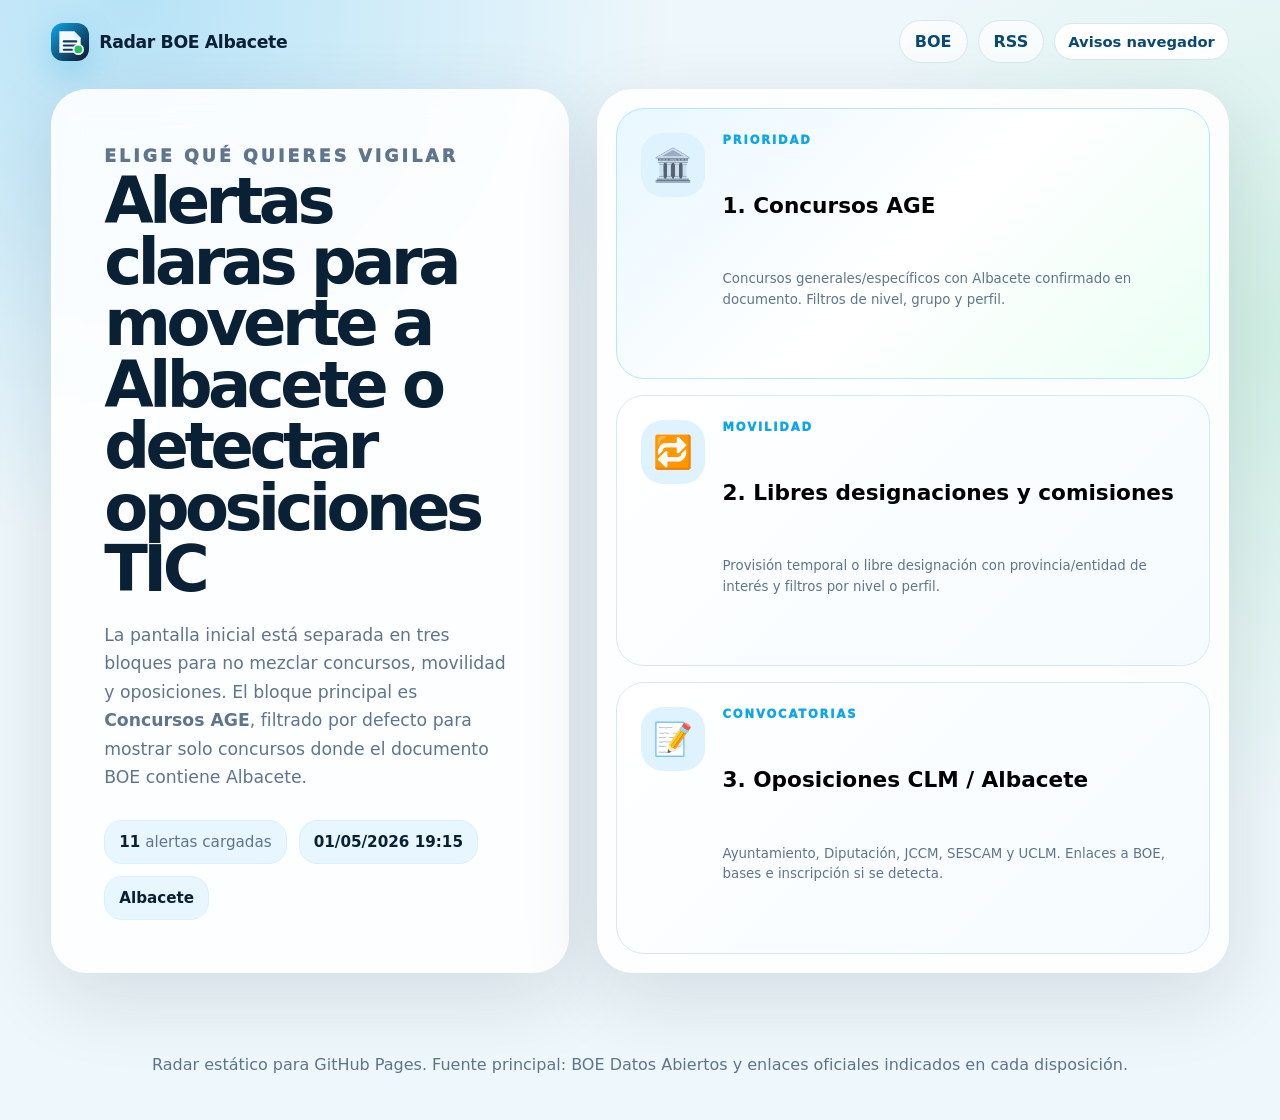
<file: index.html>
<!doctype html>
<html lang="es">
<head>
  <meta charset="utf-8" />
  <meta name="viewport" content="width=device-width, initial-scale=1" />
  <title>Radar BOE Albacete · Concursos AGE y oposiciones TIC</title>
  <meta name="description" content="Panel estático para vigilar concursos AGE con plazas en Albacete, libres designaciones, comisiones y oposiciones de Ayuntamiento, Diputación, JCCM, SESCAM y UCLM." />
  <meta name="theme-color" content="#072033" />
  <link rel="icon" href="assets/img/favicon.svg" type="image/svg+xml" />
  <link rel="stylesheet" href="assets/css/styles.css" />
</head>
<body>
  <header class="site-header">
    <nav class="topbar" aria-label="Navegación principal">
      <a class="brand" href="#inicio" aria-label="Inicio Radar BOE">
        <img src="assets/img/favicon.svg" alt="" />
        <span>Radar BOE Albacete</span>
      </a>
      <div class="top-actions">
        <a href="https://www.boe.es/boe/dias/" target="_blank" rel="noopener">BOE</a>
        <a href="https://www.boe.es/rss/" target="_blank" rel="noopener">RSS</a>
        <button class="ghost small" id="btnNotify" type="button">Avisos navegador</button>
      </div>
    </nav>

    <section class="landing" id="inicio">
      <div class="landing-copy">
        <p class="eyebrow">Elige qué quieres vigilar</p>
        <h1>Alertas claras para moverte a Albacete o detectar oposiciones TIC</h1>
        <p>
          La pantalla inicial está separada en tres bloques para no mezclar concursos, movilidad y oposiciones.
          El bloque principal es <strong>Concursos AGE</strong>, filtrado por defecto para mostrar solo concursos donde el documento BOE contiene Albacete.
        </p>
        <div class="status-strip" aria-label="Estado de datos">
          <span><strong id="statTotal">0</strong> alertas cargadas</span>
          <span><strong id="statLastRun">Sin revisión</strong></span>
          <span><strong id="statProvince">Albacete</strong></span>
        </div>
      </div>

      <div class="choice-grid" aria-label="Opciones principales">
        <button class="choice-card featured" type="button" data-module="concursos">
          <span class="choice-icon">🏛️</span>
          <span class="choice-kicker">Prioridad</span>
          <strong>1. Concursos AGE</strong>
          <small>Concursos generales/específicos con Albacete confirmado en documento. Filtros de nivel, grupo y perfil.</small>
        </button>

        <button class="choice-card" type="button" data-module="movilidad">
          <span class="choice-icon">🔁</span>
          <span class="choice-kicker">Movilidad</span>
          <strong>2. Libres designaciones y comisiones</strong>
          <small>Provisión temporal o libre designación con provincia/entidad de interés y filtros por nivel o perfil.</small>
        </button>

        <button class="choice-card" type="button" data-module="oposiciones">
          <span class="choice-icon">📝</span>
          <span class="choice-kicker">Convocatorias</span>
          <strong>3. Oposiciones CLM / Albacete</strong>
          <small>Ayuntamiento, Diputación, JCCM, SESCAM y UCLM. Enlaces a BOE, bases e inscripción si se detecta.</small>
        </button>
      </div>
    </section>
  </header>

  <main id="panel" class="panel" hidden>
    <section class="module-hero">
      <div>
        <button class="back-link" id="btnBack" type="button">← Cambiar apartado</button>
        <p class="eyebrow" id="moduleEyebrow">Módulo</p>
        <h2 id="moduleTitle">Selecciona una opción</h2>
        <p id="moduleDescription">Configura los filtros y revisa resultados.</p>
      </div>
      <aside class="module-summary">
        <span id="moduleIcon">🏛️</span>
        <strong id="moduleCount">0</strong>
        <small>alertas visibles</small>
      </aside>
    </section>

    <section class="workspace">
      <aside class="filters-card">
        <div class="filters-head">
          <p class="eyebrow">Filtros</p>
          <h3 id="filtersTitle">Ajustar búsqueda</h3>
        </div>

        <form id="filtersForm">
          <label>
            Provincia principal
            <input id="provincia" list="provinciasList" value="Albacete" autocomplete="off" />
            <datalist id="provinciasList"></datalist>
          </label>

          <div class="grid-2">
            <label>
              Fecha desde
              <input id="fechaDesde" type="date" />
            </label>
            <label>
              Fecha hasta
              <input id="fechaHasta" type="date" />
            </label>
          </div>

          <label>
            Fecha exacta rápida
            <input id="fechaExacta" type="date" />
          </label>

          <label>
            Días si no indicas rango
            <input id="dias" type="number" min="1" max="365" value="30" />
          </label>

          <div class="only-levels">
            <div class="grid-2">
              <label>
                Nivel mínimo
                <select id="nivelMin"></select>
              </label>
              <label>
                Nivel máximo
                <select id="nivelMax"></select>
              </label>
            </div>

            <label>
              Grupo / subgrupo
              <select id="grupo">
                <option value="todos">Todos</option>
                <option value="c1" selected>C1</option>
                <option value="c1a2">C1 / A2</option>
                <option value="a2">A2</option>
              </select>
            </label>
          </div>

          <label>
            Perfil
            <select id="perfil">
              <option value="todos">Todo</option>
              <option value="informatica" selected>Informática / TIC</option>
              <option value="administrativo">Administrativo</option>
              <option value="c1a2">C1 / A2 / niveles</option>
            </select>
          </label>

          <label class="check">
            <input id="modoEstricto" type="checkbox" checked />
            Modo estricto
          </label>
          <small class="hint" id="strictHelp">
            En concursos y movilidad, el modo estricto prioriza nivel/grupo/perfil confirmados o Albacete confirmado en documento.
          </small>

          <label>
            Palabras extra
            <input id="palabrasExtra" placeholder="SEPE, sistemas, C1, nivel 18…" />
          </label>

          <div class="button-row">
            <button class="primary" type="submit">Aplicar</button>
            <button class="ghost" id="btnReset" type="button">Restablecer</button>
          </div>
        </form>
      </aside>

      <section class="results-card">
        <div class="results-toolbar">
          <div>
            <p class="eyebrow">Resultados</p>
            <h3 id="resultTitle">Sin módulo seleccionado</h3>
          </div>
          <div class="button-row compact-row">
            <button class="soft" id="btnExport" type="button">CSV</button>
            <button class="soft" id="btnCopy" type="button">Copiar</button>
          </div>
        </div>

        <div class="module-notice" id="moduleNotice"></div>
        <div class="chips" id="activeChips"></div>
        <div class="cards" id="results"></div>

        <div class="empty" id="emptyState" hidden>
          <span>🔎</span>
          <h3>No hay resultados con esos filtros</h3>
          <p id="emptyText">Prueba a ampliar fechas, cambiar perfil o desactivar modo estricto.</p>
        </div>
      </section>
    </section>

    <section class="official-links">
      <div>
        <p class="eyebrow">Inscripción y bases</p>
        <h3>Portales oficiales útiles</h3>
      </div>
      <div class="official-grid" id="officialGrid"></div>
    </section>
  </main>

  <template id="resultTemplate">
    <article class="result-card">
      <div class="card-top">
        <div class="badges"></div>
        <time></time>
      </div>
      <h3></h3>
      <p class="meta"></p>
      <p class="reason"></p>
      <div class="detail-grid"></div>
      <div class="tags"></div>
      <div class="card-actions"></div>
    </article>
  </template>

  <footer class="footer">
    <p>Radar estático para GitHub Pages. Fuente principal: BOE Datos Abiertos y enlaces oficiales indicados en cada disposición.</p>
  </footer>

  <script src="assets/js/app.js" defer></script>
</body>
</html>
</file>
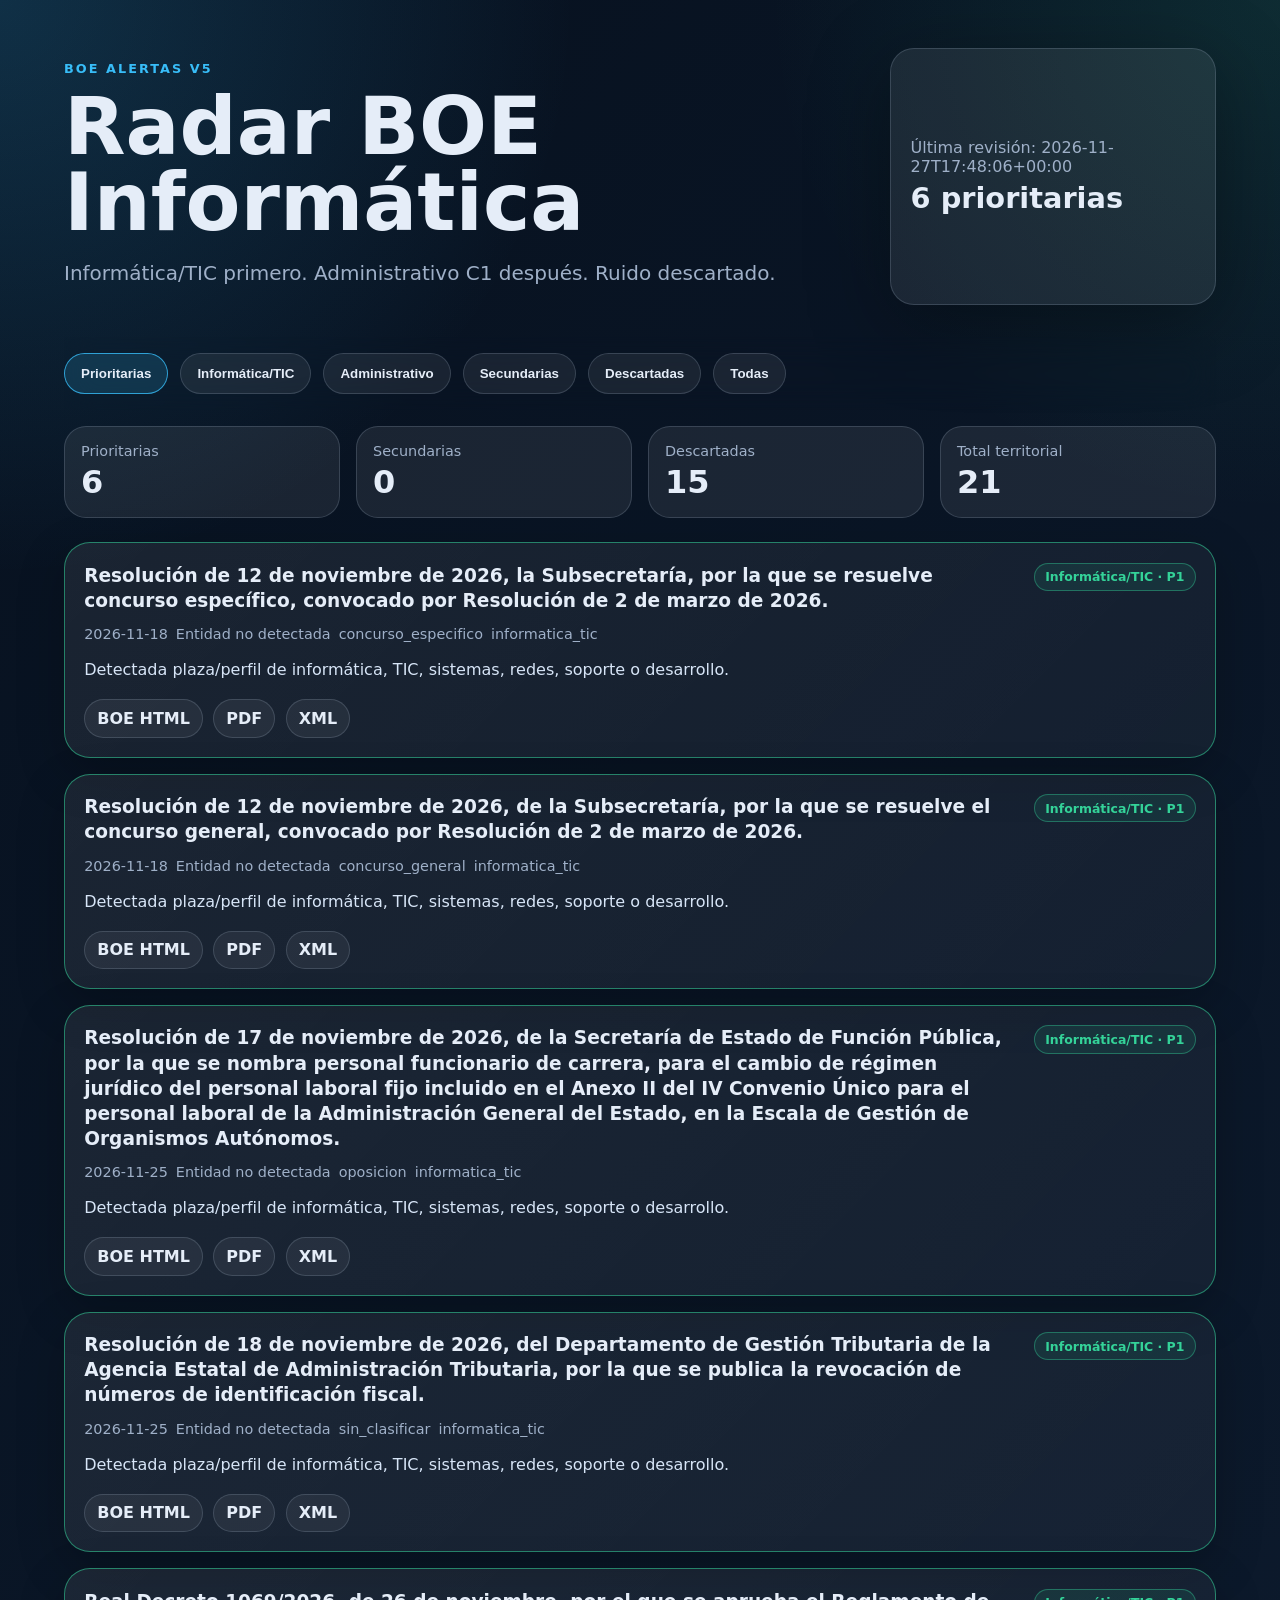
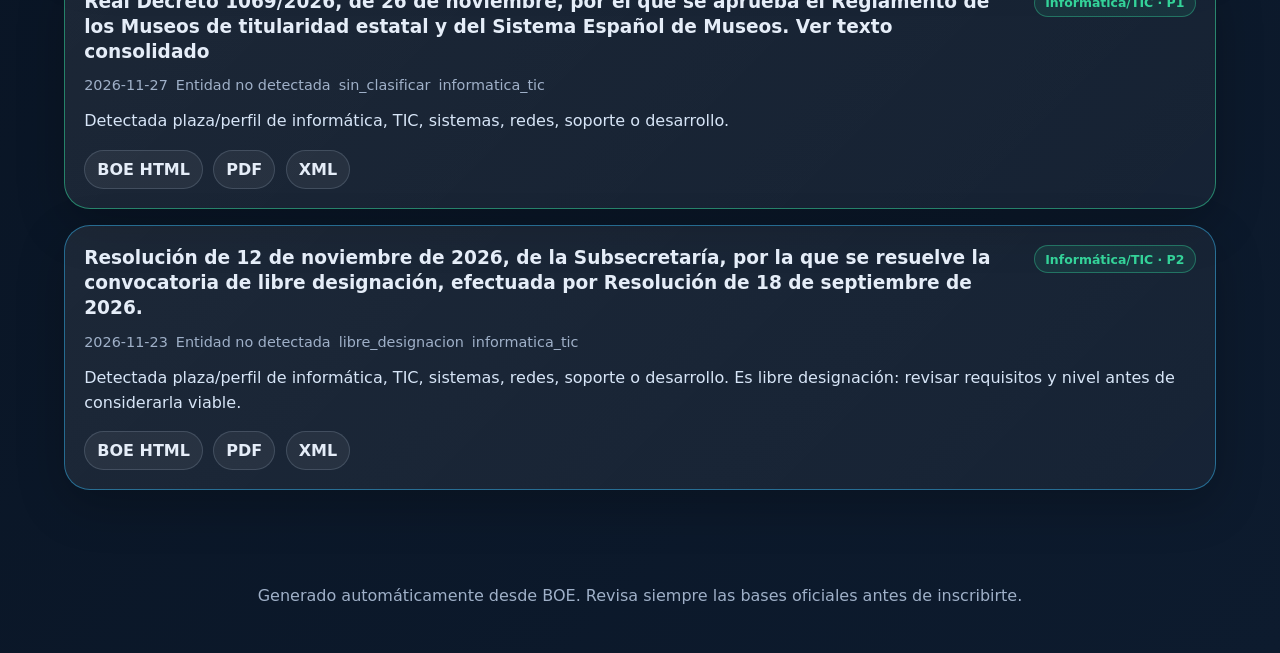
<file: docs/index.html>
<!doctype html>
<html lang="es">
<head>
  <meta charset="utf-8">
  <title>Radar BOE Informática - Albacete</title>
  <meta name="viewport" content="width=device-width, initial-scale=1">
  <meta name="description" content="Dashboard de alertas BOE filtradas para plazas de Informática/TIC y Administrativo en Albacete.">
  <link rel="stylesheet" href="styles.css">
</head>
<body>
  <header class="hero">
    <div>
      <p class="eyebrow">BOE Alertas v5</p>
      <h1>Radar BOE Informática</h1>
      <p class="subtitle">Informática/TIC primero. Administrativo C1 después. Ruido descartado.</p>
    </div>
    <div class="hero-card">
      <span id="lastRun">Cargando…</span>
      <strong id="totalPrioritarias">0 prioritarias</strong>
    </div>
  </header>

  <main>
    <section class="toolbar">
      <button data-filter="prioritarias" class="active">Prioritarias</button>
      <button data-filter="informatica">Informática/TIC</button>
      <button data-filter="administrativo">Administrativo</button>
      <button data-filter="secundarias">Secundarias</button>
      <button data-filter="descartadas">Descartadas</button>
      <button data-filter="todas">Todas</button>
    </section>

    <section class="summary-grid">
      <article>
        <span>Prioritarias</span>
        <strong id="mPrioritarias">0</strong>
      </article>
      <article>
        <span>Secundarias</span>
        <strong id="mSecundarias">0</strong>
      </article>
      <article>
        <span>Descartadas</span>
        <strong id="mDescartadas">0</strong>
      </article>
      <article>
        <span>Total territorial</span>
        <strong id="mTotal">0</strong>
      </article>
    </section>

    <section id="cards" class="cards"></section>
  </main>

  <footer>
    <p>Generado automáticamente desde BOE. Revisa siempre las bases oficiales antes de inscribirte.</p>
  </footer>

  <script src="app.js"></script>
</body>
</html>
</file>
<file: assets/css/styles.css>
:root{
  --bg:#eef7fb;
  --panel:#ffffff;
  --ink:#0a2034;
  --muted:#60758b;
  --line:#d9e7f0;
  --primary:#0a4a72;
  --primary-2:#0ea5e9;
  --accent:#22c55e;
  --amber:#f59e0b;
  --rose:#ec4899;
  --soft:#e8f6ff;
  --shadow:0 24px 80px rgba(8,31,51,.12);
  --radius:28px;
}
*{box-sizing:border-box}
html{scroll-behavior:smooth}
body{margin:0;font-family:Inter,ui-sans-serif,system-ui,-apple-system,BlinkMacSystemFont,"Segoe UI",sans-serif;color:var(--ink);background:
  radial-gradient(circle at 10% 0%,rgba(14,165,233,.25),transparent 34rem),
  radial-gradient(circle at 100% 30%,rgba(34,197,94,.14),transparent 30rem),
  var(--bg);}
a{color:inherit;text-decoration:none}
button,input,select{font:inherit}
button{cursor:pointer;border:0}
.site-header{padding:20px clamp(16px,4vw,58px) 36px}
.topbar{display:flex;align-items:center;justify-content:space-between;gap:18px;margin:0 auto 26px;max-width:1320px}
.brand{display:inline-flex;align-items:center;gap:10px;font-weight:900;letter-spacing:-.02em;font-size:1.08rem}
.brand img{width:38px;height:38px;border-radius:12px;box-shadow:0 12px 30px rgba(14,165,233,.25)}
.top-actions{display:flex;align-items:center;gap:10px;flex-wrap:wrap}.top-actions a,.ghost,.soft{border:1px solid var(--line);background:rgba(255,255,255,.7);padding:11px 15px;border-radius:999px;font-weight:800;color:var(--primary)}
.small{padding:9px 13px;font-size:.92rem}.landing{display:grid;grid-template-columns:minmax(0,.9fr) minmax(320px,1.1fr);gap:28px;max-width:1320px;margin:0 auto;align-items:stretch}.landing-copy,.choice-grid,.module-hero,.filters-card,.results-card,.official-links{background:rgba(255,255,255,.88);border:1px solid rgba(255,255,255,.78);box-shadow:var(--shadow);backdrop-filter:blur(14px)}.landing-copy{border-radius:36px;padding:clamp(28px,5vw,52px)}.eyebrow{text-transform:uppercase;letter-spacing:.18em;color:#52d4b2;font-weight:950;font-size:.8rem;margin:0 0 10px}.landing h1{font-size:clamp(2.2rem,5vw,4.9rem);line-height:.96;margin:0 0 20px;letter-spacing:-.07em}.landing p{font-size:1.08rem;line-height:1.65;color:var(--muted);margin:0}.status-strip{margin-top:28px;display:flex;gap:12px;flex-wrap:wrap}.status-strip span{background:var(--soft);border:1px solid #d8f0ff;border-radius:18px;padding:12px 14px;color:var(--muted);font-size:.95rem}.status-strip strong{color:var(--ink)}.choice-grid{border-radius:36px;padding:18px;display:grid;gap:16px}.choice-card{position:relative;display:grid;grid-template-columns:auto 1fr;grid-template-areas:"icon kicker" "icon title" "icon text";gap:2px 18px;text-align:left;padding:24px;border-radius:28px;border:1px solid var(--line);background:linear-gradient(135deg,#fff,#f4fbff);transition:.2s transform,.2s box-shadow,.2s border}.choice-card:hover{transform:translateY(-3px);box-shadow:0 22px 50px rgba(10,74,114,.14);border-color:#bde8ff}.choice-card.featured{background:linear-gradient(135deg,#e8f7ff,#ffffff 50%,#eafff4);border-color:#b6e5ff}.choice-icon{grid-area:icon;display:grid;place-items:center;width:64px;height:64px;border-radius:22px;background:#dff3ff;font-size:2rem}.choice-kicker{grid-area:kicker;text-transform:uppercase;color:var(--primary-2);font-weight:950;font-size:.72rem;letter-spacing:.16em}.choice-card strong{grid-area:title;font-size:1.35rem}.choice-card small{grid-area:text;color:var(--muted);line-height:1.55;margin-top:6px}.panel{max-width:1320px;margin:0 auto;padding:0 clamp(16px,4vw,58px) 46px}.module-hero{border-radius:32px;padding:24px 28px;margin-bottom:24px;display:flex;justify-content:space-between;gap:20px;align-items:center}.back-link{background:transparent;color:var(--primary);font-weight:900;margin-bottom:10px;padding:0}.module-hero h2{margin:0 0 10px;font-size:clamp(1.9rem,3vw,3.2rem);letter-spacing:-.05em}.module-hero p{color:var(--muted);line-height:1.55;margin:0}.module-summary{min-width:150px;padding:18px;border-radius:26px;background:linear-gradient(135deg,#ecfbff,#eafff4);text-align:center}.module-summary span{font-size:2.2rem;display:block}.module-summary strong{font-size:3rem;display:block;letter-spacing:-.08em}.module-summary small{color:var(--muted);font-weight:800}.workspace{display:grid;grid-template-columns:360px minmax(0,1fr);gap:24px}.filters-card,.results-card,.official-links{border-radius:32px}.filters-card{padding:22px;align-self:start;position:sticky;top:14px}.filters-head h3,.results-toolbar h3,.official-links h3{margin:0;font-size:1.5rem;letter-spacing:-.04em}label{display:grid;gap:8px;font-weight:850;margin:16px 0;color:var(--ink)}input,select{width:100%;border:1px solid var(--line);border-radius:16px;padding:14px 15px;background:#fff;color:var(--ink);outline:none}input:focus,select:focus{border-color:#7dd3fc;box-shadow:0 0 0 4px rgba(14,165,233,.12)}.grid-2{display:grid;grid-template-columns:1fr 1fr;gap:12px}.check{grid-template-columns:auto 1fr;align-items:center}.check input{width:auto}.hint{display:block;color:var(--muted);line-height:1.45;font-weight:700;margin-top:-7px}.button-row{display:flex;gap:10px;flex-wrap:wrap;align-items:center}.button-row button,.button-row a,.primary{border-radius:999px;padding:13px 18px;font-weight:950}.primary{background:linear-gradient(135deg,var(--primary),#0f6898);color:#fff;box-shadow:0 16px 34px rgba(10,74,114,.22)}.ghost{background:#fff}.soft{background:#e8f7ff;color:var(--primary);font-weight:950}.results-card{padding:24px}.results-toolbar{display:flex;align-items:flex-start;justify-content:space-between;gap:20px}.module-notice{margin:18px 0;padding:16px 18px;border-radius:20px;background:#fff7e6;border:1px solid #ffe0a4;color:#6b4300;line-height:1.55}.chips{display:flex;flex-wrap:wrap;gap:8px;margin:10px 0 18px}.chip{background:#e8f7ff;color:var(--primary);border:1px solid #d2edfb;border-radius:999px;padding:8px 12px;font-size:.88rem;font-weight:950}.cards{display:grid;gap:16px}.result-card{background:#fff;border:1px solid var(--line);border-radius:28px;padding:22px;box-shadow:0 12px 34px rgba(10,32,52,.06)}.card-top{display:flex;justify-content:space-between;align-items:center;gap:10px}.badges{display:flex;flex-wrap:wrap;gap:8px}.badge{border-radius:999px;padding:8px 12px;font-size:.78rem;font-weight:950}.badge.primary{background:#dff3ff;color:#064568}.badge.ok{background:#dcfce7;color:#166534}.badge.warn{background:#fff0d2;color:#8a4b00}.badge.pink{background:#fce7f3;color:#9d174d}.result-card time{font-weight:950;color:var(--muted)}.result-card h3{font-size:1.28rem;line-height:1.3;margin:14px 0 10px;letter-spacing:-.03em}.meta,.reason{color:var(--muted);line-height:1.55;margin:8px 0}.detail-grid{display:grid;grid-template-columns:repeat(4,minmax(0,1fr));gap:10px;margin:14px 0}.detail{background:#f6fbff;border:1px solid var(--line);border-radius:18px;padding:12px}.detail span{display:block;color:var(--muted);font-size:.78rem;font-weight:850;text-transform:uppercase;letter-spacing:.08em}.detail strong{display:block;margin-top:4px}.tags{display:flex;flex-wrap:wrap;gap:8px;margin:10px 0}.tag{border-radius:999px;background:#f1f5f9;color:#395167;padding:7px 10px;font-size:.82rem;font-weight:850}.card-actions{display:flex;flex-wrap:wrap;gap:10px;margin-top:16px}.card-actions a{border-radius:999px;padding:11px 15px;border:1px solid var(--line);background:#fff;color:var(--primary);font-weight:950}.card-actions a.main{background:var(--primary);color:#fff;border-color:var(--primary)}.card-actions a.success{background:#dcfce7;color:#166534;border-color:#bbf7d0}.empty{text-align:center;padding:60px 20px;color:var(--muted)}.empty span{font-size:3rem}.empty h3{color:var(--ink);margin-bottom:4px}.official-links{margin-top:24px;padding:24px;display:grid;grid-template-columns:260px 1fr;gap:18px;align-items:start}.official-grid{display:grid;grid-template-columns:repeat(3,minmax(0,1fr));gap:12px}.official-grid a{display:block;background:#fff;border:1px solid var(--line);border-radius:20px;padding:16px;font-weight:950;color:var(--primary)}.official-grid small{display:block;color:var(--muted);font-weight:700;margin-top:4px}.footer{text-align:center;color:var(--muted);padding:30px 16px}.toast{position:fixed;right:18px;bottom:18px;background:#06283d;color:#fff;border-radius:18px;padding:14px 18px;box-shadow:0 18px 50px rgba(0,0,0,.22);z-index:50;max-width:360px}.only-levels{display:block}body.module-oposiciones .only-levels{display:none}@media (max-width:980px){.landing{grid-template-columns:1fr}.workspace{grid-template-columns:1fr}.filters-card{position:static}.official-links{grid-template-columns:1fr}.official-grid{grid-template-columns:1fr 1fr}.detail-grid{grid-template-columns:1fr 1fr}.topbar{align-items:flex-start}.top-actions{justify-content:flex-end}}@media (max-width:640px){.site-header{padding:14px}.landing-copy,.choice-grid,.module-hero,.filters-card,.results-card,.official-links{border-radius:24px}.landing h1{font-size:2.45rem}.choice-card{grid-template-columns:1fr;grid-template-areas:"icon" "kicker" "title" "text"}.workspace{gap:14px}.module-hero{display:block}.module-summary{margin-top:18px}.results-toolbar,.card-top{display:block}.compact-row{margin-top:12px}.grid-2,.detail-grid,.official-grid{grid-template-columns:1fr}.topbar{display:block}.top-actions{margin-top:12px}.brand{font-size:1rem}.panel{padding:0 14px 28px}.card-actions a{width:100%;text-align:center}.button-row button{flex:1}.status-strip span{width:100%}}
</file>
<file: docs/styles.css>
:root {
  --bg: #07111f;
  --bg2: #0d1b2e;
  --card: rgba(255,255,255,.075);
  --card2: rgba(255,255,255,.105);
  --border: rgba(148, 163, 184, .25);
  --text: #e5edf8;
  --muted: #9fb0c8;
  --accent: #38bdf8;
  --good: #34d399;
  --warn: #fbbf24;
  --bad: #fb7185;
  --shadow: 0 20px 80px rgba(0,0,0,.35);
}

* { box-sizing: border-box; }

body {
  margin: 0;
  font-family: Inter, ui-sans-serif, system-ui, -apple-system, Segoe UI, Roboto, Arial, sans-serif;
  color: var(--text);
  background:
    radial-gradient(circle at top left, rgba(56,189,248,.18), transparent 36rem),
    radial-gradient(circle at top right, rgba(52,211,153,.12), transparent 32rem),
    linear-gradient(135deg, var(--bg), var(--bg2));
  min-height: 100vh;
}

.hero {
  display: flex;
  align-items: stretch;
  justify-content: space-between;
  gap: 1.5rem;
  padding: 3rem clamp(1rem, 5vw, 5rem) 2rem;
}

.eyebrow {
  color: var(--accent);
  text-transform: uppercase;
  letter-spacing: .16em;
  font-size: .8rem;
  font-weight: 800;
}

h1 {
  font-size: clamp(2.1rem, 7vw, 5rem);
  margin: .2rem 0 .4rem;
  line-height: .95;
}

.subtitle {
  color: var(--muted);
  font-size: clamp(1rem, 2vw, 1.25rem);
  max-width: 780px;
}

.hero-card {
  min-width: min(320px, 100%);
  padding: 1.2rem;
  border: 1px solid var(--border);
  border-radius: 24px;
  background: var(--card);
  box-shadow: var(--shadow);
  display: flex;
  flex-direction: column;
  justify-content: center;
}

.hero-card span { color: var(--muted); }
.hero-card strong { font-size: 1.8rem; margin-top: .35rem; }

main {
  padding: 0 clamp(1rem, 5vw, 5rem) 3rem;
}

.toolbar {
  position: sticky;
  top: 0;
  z-index: 10;
  display: flex;
  gap: .75rem;
  flex-wrap: wrap;
  padding: 1rem 0;
  backdrop-filter: blur(16px);
}

button {
  border: 1px solid var(--border);
  background: rgba(255,255,255,.07);
  color: var(--text);
  padding: .75rem 1rem;
  border-radius: 999px;
  cursor: pointer;
  font-weight: 800;
}

button:hover, button.active {
  border-color: rgba(56,189,248,.8);
  background: rgba(56,189,248,.16);
}

.summary-grid {
  display: grid;
  grid-template-columns: repeat(4, minmax(0, 1fr));
  gap: 1rem;
  margin: 1rem 0 1.5rem;
}

.summary-grid article {
  border: 1px solid var(--border);
  background: var(--card);
  border-radius: 22px;
  padding: 1rem;
}

.summary-grid span {
  display: block;
  color: var(--muted);
  font-size: .9rem;
}

.summary-grid strong {
  display: block;
  margin-top: .3rem;
  font-size: 2rem;
}

.cards {
  display: grid;
  gap: 1rem;
}

.card {
  border: 1px solid var(--border);
  background: linear-gradient(135deg, var(--card), rgba(255,255,255,.045));
  border-radius: 26px;
  padding: 1.2rem;
  box-shadow: 0 16px 48px rgba(0,0,0,.22);
}

.card.priority-1 { border-color: rgba(52,211,153,.55); }
.card.priority-2 { border-color: rgba(56,189,248,.48); }
.card.priority-3 { border-color: rgba(251,191,36,.45); }
.card.discarded { opacity: .72; border-color: rgba(251,113,133,.38); }

.card-head {
  display: flex;
  justify-content: space-between;
  gap: 1rem;
  align-items: flex-start;
}

.card h2 {
  margin: 0;
  font-size: 1.16rem;
  line-height: 1.35;
}

.badge {
  display: inline-flex;
  align-items: center;
  white-space: nowrap;
  border: 1px solid var(--border);
  border-radius: 999px;
  padding: .35rem .65rem;
  font-weight: 900;
  font-size: .78rem;
}

.badge.info { color: var(--good); border-color: rgba(52,211,153,.4); background: rgba(52,211,153,.1); }
.badge.admin { color: var(--accent); border-color: rgba(56,189,248,.4); background: rgba(56,189,248,.1); }
.badge.warn { color: var(--warn); border-color: rgba(251,191,36,.4); background: rgba(251,191,36,.1); }
.badge.bad { color: var(--bad); border-color: rgba(251,113,133,.4); background: rgba(251,113,133,.1); }

.meta {
  display: flex;
  flex-wrap: wrap;
  gap: .5rem;
  margin: .85rem 0;
  color: var(--muted);
  font-size: .9rem;
}

.reason {
  color: #d7e5f7;
  line-height: 1.55;
}

.plazas {
  margin-top: .8rem;
  padding: .8rem;
  border: 1px solid var(--border);
  border-radius: 16px;
  background: rgba(0,0,0,.18);
  color: #dce8f8;
}

.plazas strong {
  display: block;
  margin-bottom: .35rem;
}

.plazas ul {
  margin: .3rem 0 0;
  padding-left: 1.2rem;
}

.links {
  display: flex;
  flex-wrap: wrap;
  gap: .65rem;
  margin-top: 1rem;
}

.links a {
  color: var(--text);
  text-decoration: none;
  font-weight: 900;
  border: 1px solid var(--border);
  border-radius: 999px;
  padding: .55rem .75rem;
  background: rgba(255,255,255,.06);
}

.links a:hover {
  border-color: var(--accent);
  color: white;
}

.empty {
  border: 1px dashed var(--border);
  border-radius: 24px;
  padding: 2rem;
  color: var(--muted);
  text-align: center;
}

footer {
  color: var(--muted);
  text-align: center;
  padding: 2rem;
}

@media (max-width: 850px) {
  .hero { flex-direction: column; }
  .summary-grid { grid-template-columns: repeat(2, minmax(0, 1fr)); }
  .card-head { flex-direction: column; }
}

@media (max-width: 520px) {
  .summary-grid { grid-template-columns: 1fr; }
}
</file>
